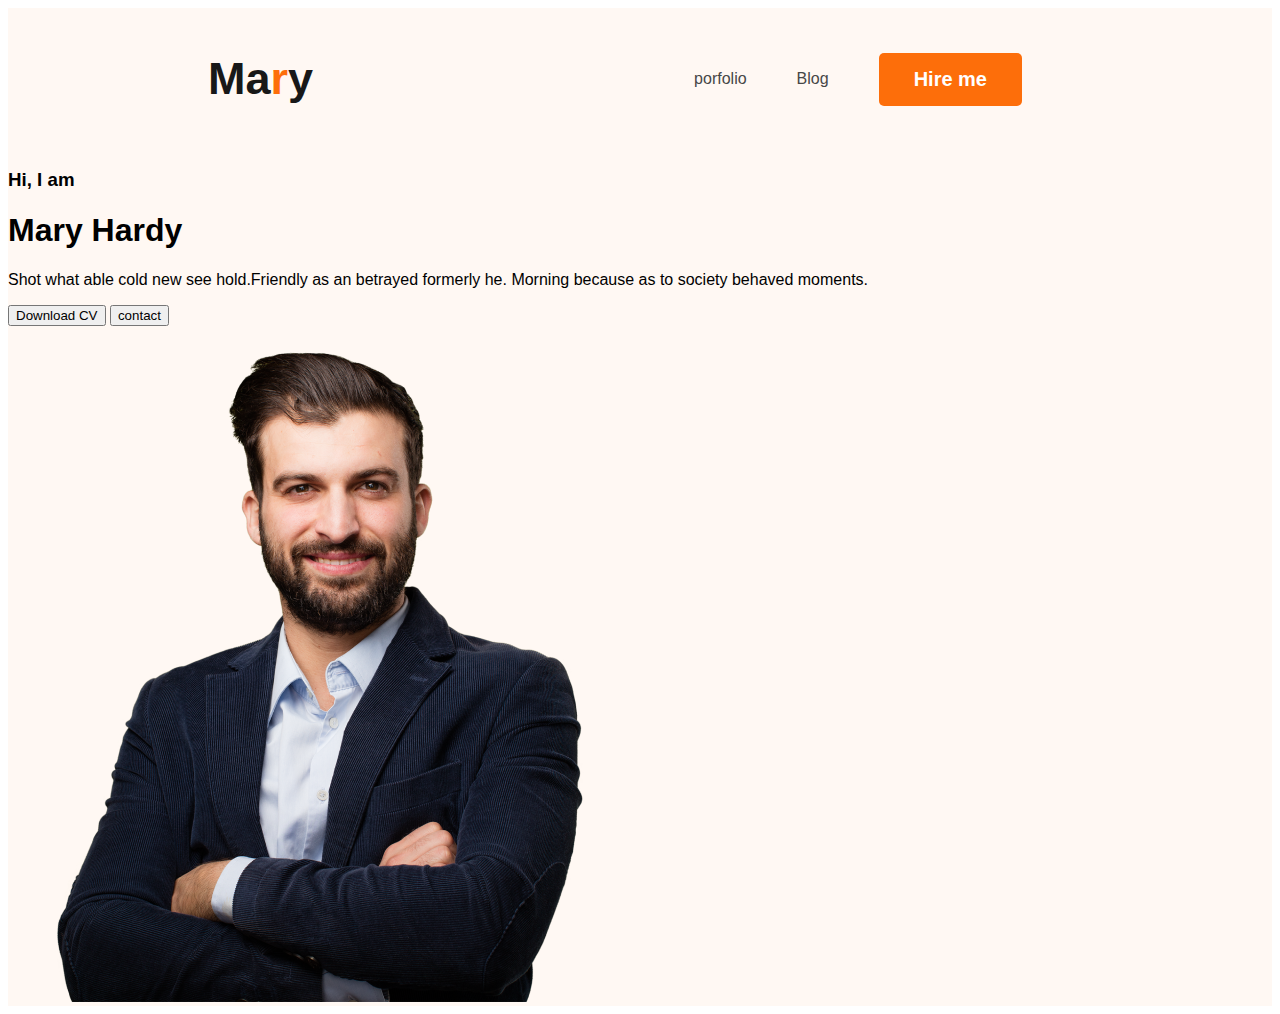
<file: 5-1 Project Overview and git Setup/index.html>
<!DOCTYPE html>
<html lang="en">
<head>
    <meta charset="UTF-8">
    <meta name="viewport" content="width=device-width, initial-scale=1.0">
    <title>git push</title>
    <link rel="preconnect" href="https://fonts.googleapis.com">
<link rel="preconnect" href="https://fonts.gstatic.com" crossorigin>
<link href="https://fonts.googleapis.com/css2?family=Roboto:wght@400;700&display=swap" rel="stylesheet">

    <link rel="stylesheet" href="style/porfolio.css">
</head>
<body>
    <header class="header">
        <nav>
            <h3 class="mmm">Ma<span class="mm">r</span>y</h3>
            <ul>
                <li><a href="">porfolio</a></li>
                <li><a href="">Blog </a></li>
                <li><button class="btn-primary">Hire me</button></li>
            </ul>
        </nav>
        <div class="benner">
          <div>
            <h3 class="banner-greeting">Hi, I  am</h3>
            <h1 class="banner-title">Mary Hardy</h1>
            <p>Shot what able cold new see hold.Friendly as an betrayed formerly he. Morning because as to society behaved moments.</p>
            <button class="m">Download CV</button>
            <button class="m">contact</button>
          </div>
          <img class="profile-pic" src="hardy.png" alt="">
        </div>
    </header>
    <main>

    </main>
    <footer>
        
    </footer>
</body>
</html>
</file>
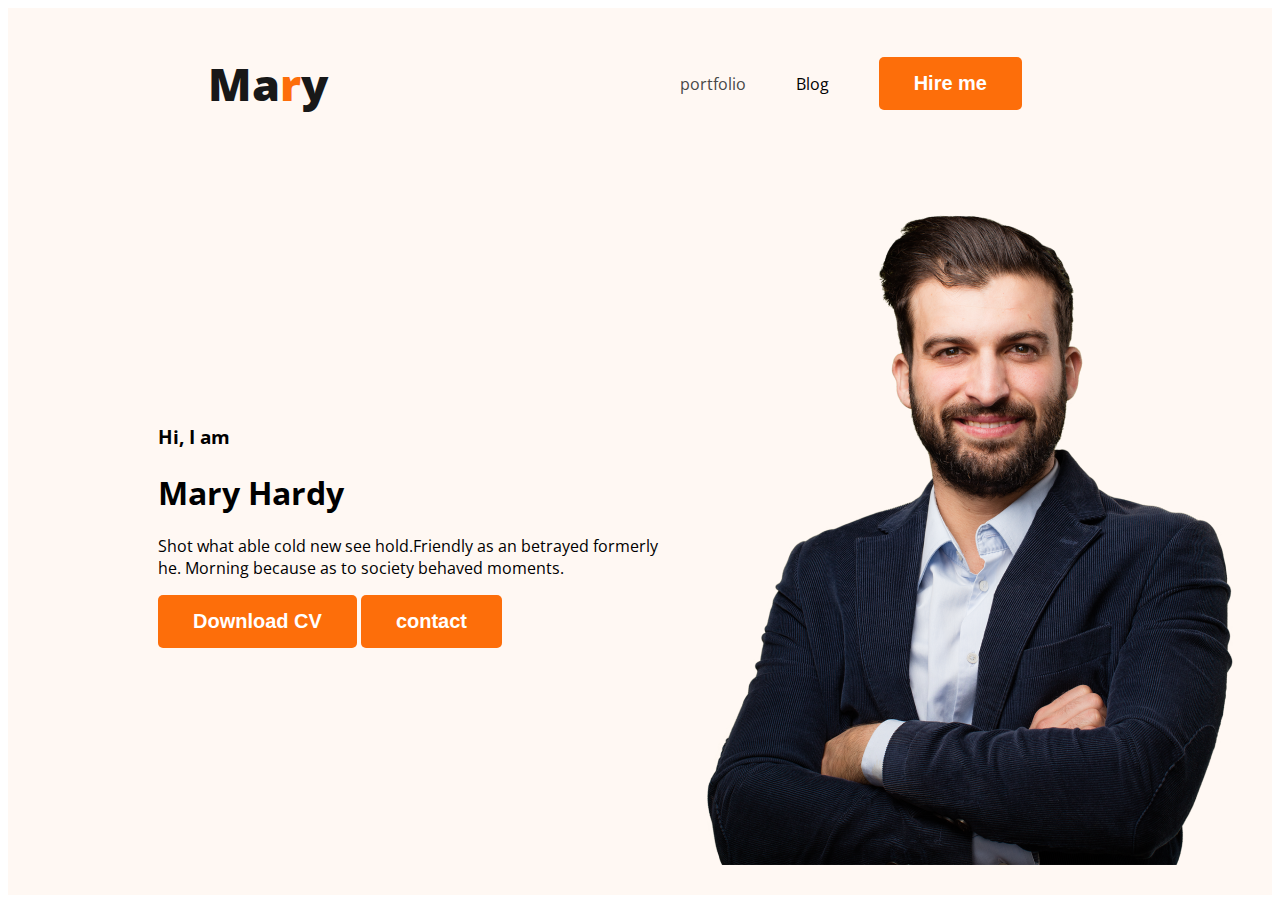
<file: 5-1 Project Overview and git Setup/websait.html>
<!DOCTYPE html>
<html lang="en">
<head>
    <meta charset="UTF-8">
    <meta name="viewport" content="width=device-width, initial-scale=1.0">
    <link rel="preconnect" href="https://fonts.googleapis.com">
<link rel="preconnect" href="https://fonts.gstatic.com" crossorigin>
<link href="https://fonts.googleapis.com/css2?family=Open+Sans:ital,wght@0,300..800;1,300..800&display=swap" rel="stylesheet">
    
    
    
    
    <title>portfolio-resources</title>

</head>
<body>
    <header class="header">
        <nav>
            <h3 class="nav-title">Ma<span class="text-primary">r</span>y</h3>
           <ul>
            <li> <a href="">portfolio</a></li>
            <li> <a href=""></a>Blog</li>
            <li><button class="btn-primary">Hire me</button></li>
            <link rel="stylesheet" href="styles/portfolio.css">
           </ul>
        </nav>
        <div class="banner">
            <div class="banner-content">
                <h3 class="banner-greeting">Hi, I  am</h3>
                <h1 class="banner-title">Mary Hardy</h1>
                <p>Shot what able cold new see hold.Friendly as an betrayed formerly he. Morning because as to society behaved moments.</p>
                <button class="btn-primary">Download CV</button>
                <button class="btn-primary">contact</button>
            </div>
            <img class="porfile-pic" src="hardy.png" alt="">
        </div>
    </header>
    <main>

    </main>
    <footer>

    </footer>
</body>
</html>
</file>
<file: 5-1 Project Overview and git Setup/style/porfolio.css>
body{
    font-family: 'lato', sans-serif;
    font-family: 'open sans' , sans-serif;
}
nav{
    display: flex;
     justify-content: space-between;
     margin: 0 200px;
}
.mmm{
    color:#181818;
    font-size:45px;
    font-weight:800;
}
.mm{
    color:#FD6E0A;
    
}
.btn-primary {
    border-radius: 5px;
    background:#FD6E0A;
    border: 0;
    color: white;
    font-size:20px ;
    font-weight: 700;
    padding: 15px 35px;
    
}

nav>ul{
    display: flex;
    display: flex;
    align-items: center;
}
nav li {
    list-style:none;
    margin-right: 50px ;
    
}
nav a{
    text-decoration:  none;
    color:#474747;
     display: flex;
}
/* headeer relaed styles */
.header{
    background: #FFF8F3;
   
}
.banner {
    padding: 30px 30px 30px 150px ;

    display: flex;
}
.banner .profile-pic{
    width: 500px;
    
}
</file>
<file: 5-1 Project Overview and git Setup/styles/portfolio.css>
/* common shared style */
body {
    font-family: 'lato'
    ,sans-serif;
    font-family: 'open sans' , sans-serif;
}
.text-primary{
    color:#FD6E0A;
}   
.btn-primary{
    border-radius:5px;
    background: #FD6E0A;
    border: 0;
    color: white;
    font-size: 20px;
    font-weight: 700;
    padding: 15px 35px ;
}


/* nav related styles */
nav {
    display: flex;
    justify-content:space-between ;
    align-items:center ;
    margin:0 200px;
}
.nav-title{
    color:#181818;
    font-size: 45px;
    font-weight:800;
}
nav >ul {
    display:flex;
    align-items: center;
}
nav li {
    list-style: none ;
    margin-right: 50px;
}
nav a{
    text-decoration: none;
    color: #474747;
}

/* header related styles */
.header{
    background-color: #FFF8F3;
}
.banner{ 
  padding: 30px 30px 30px 150px; 
  display: flex; 
  align-items: center;
}
.banner .profile-pic{
    width: 500px;
}
</file>
